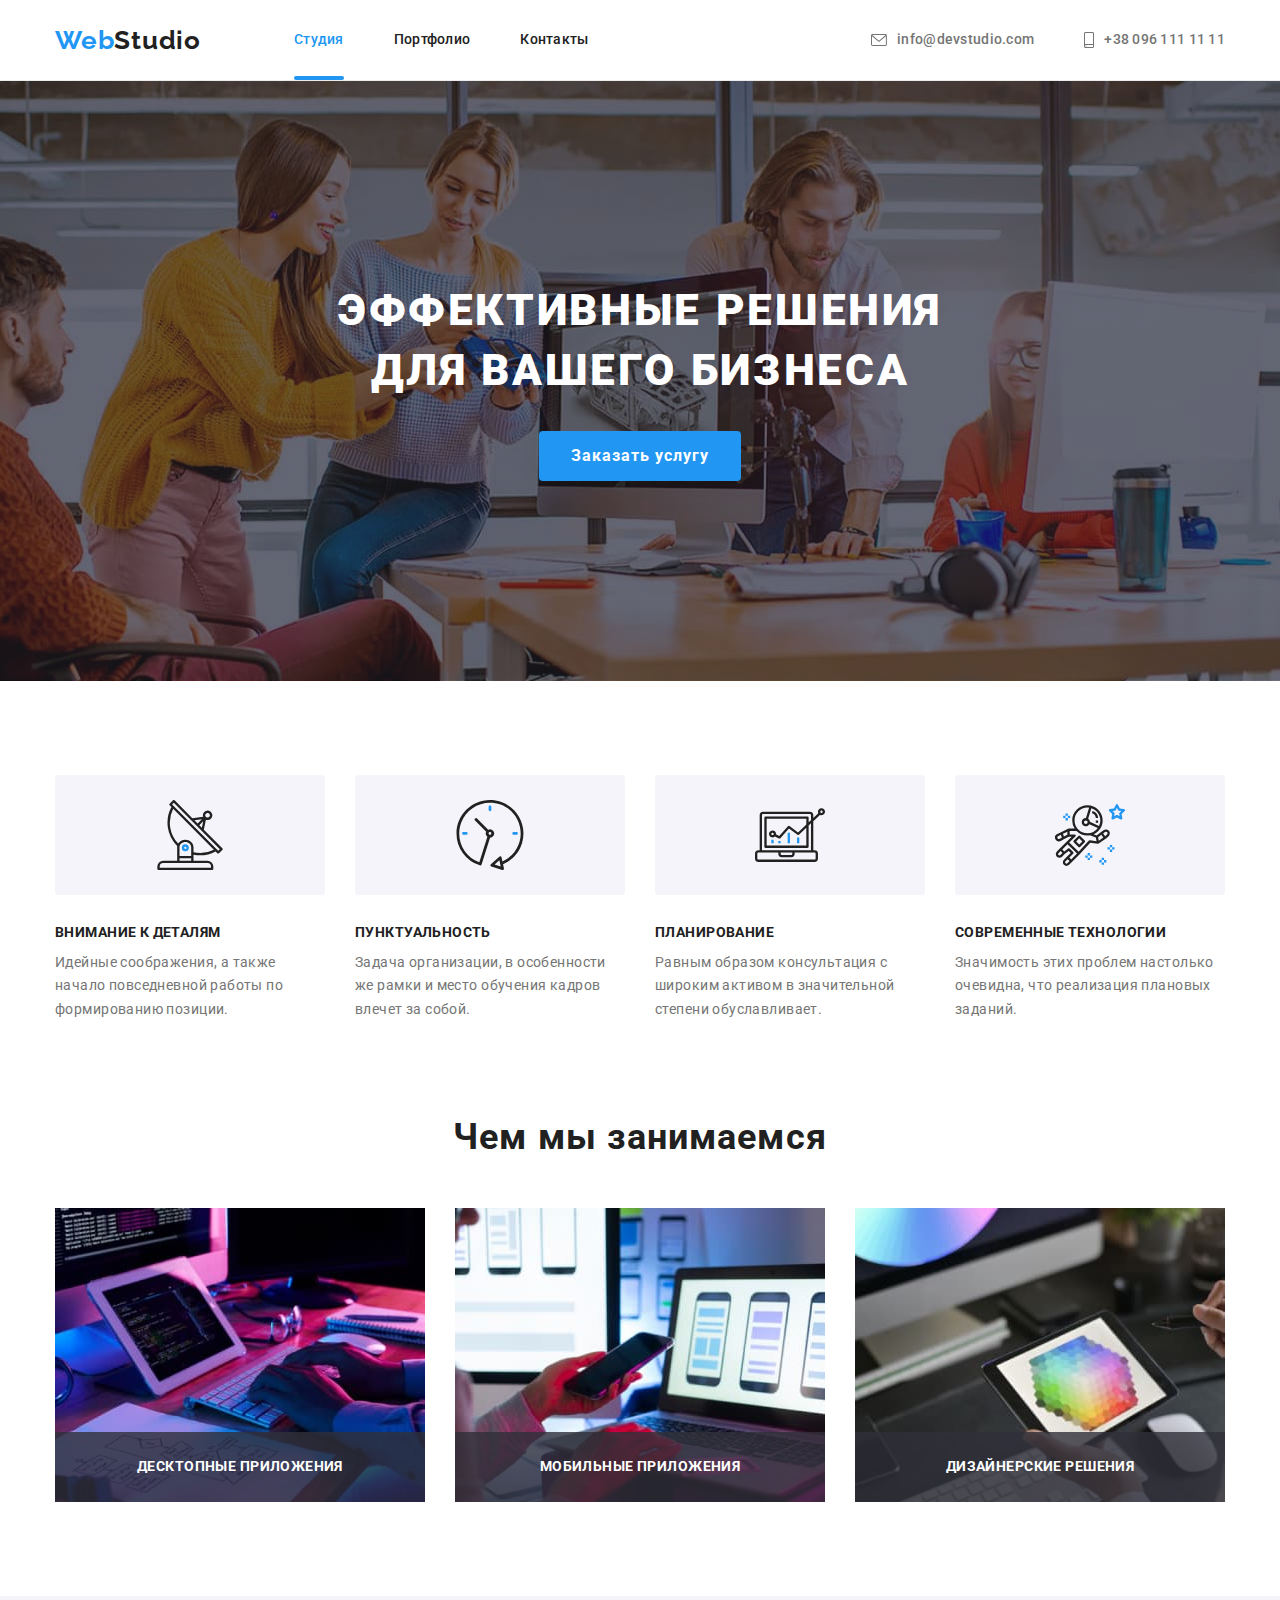
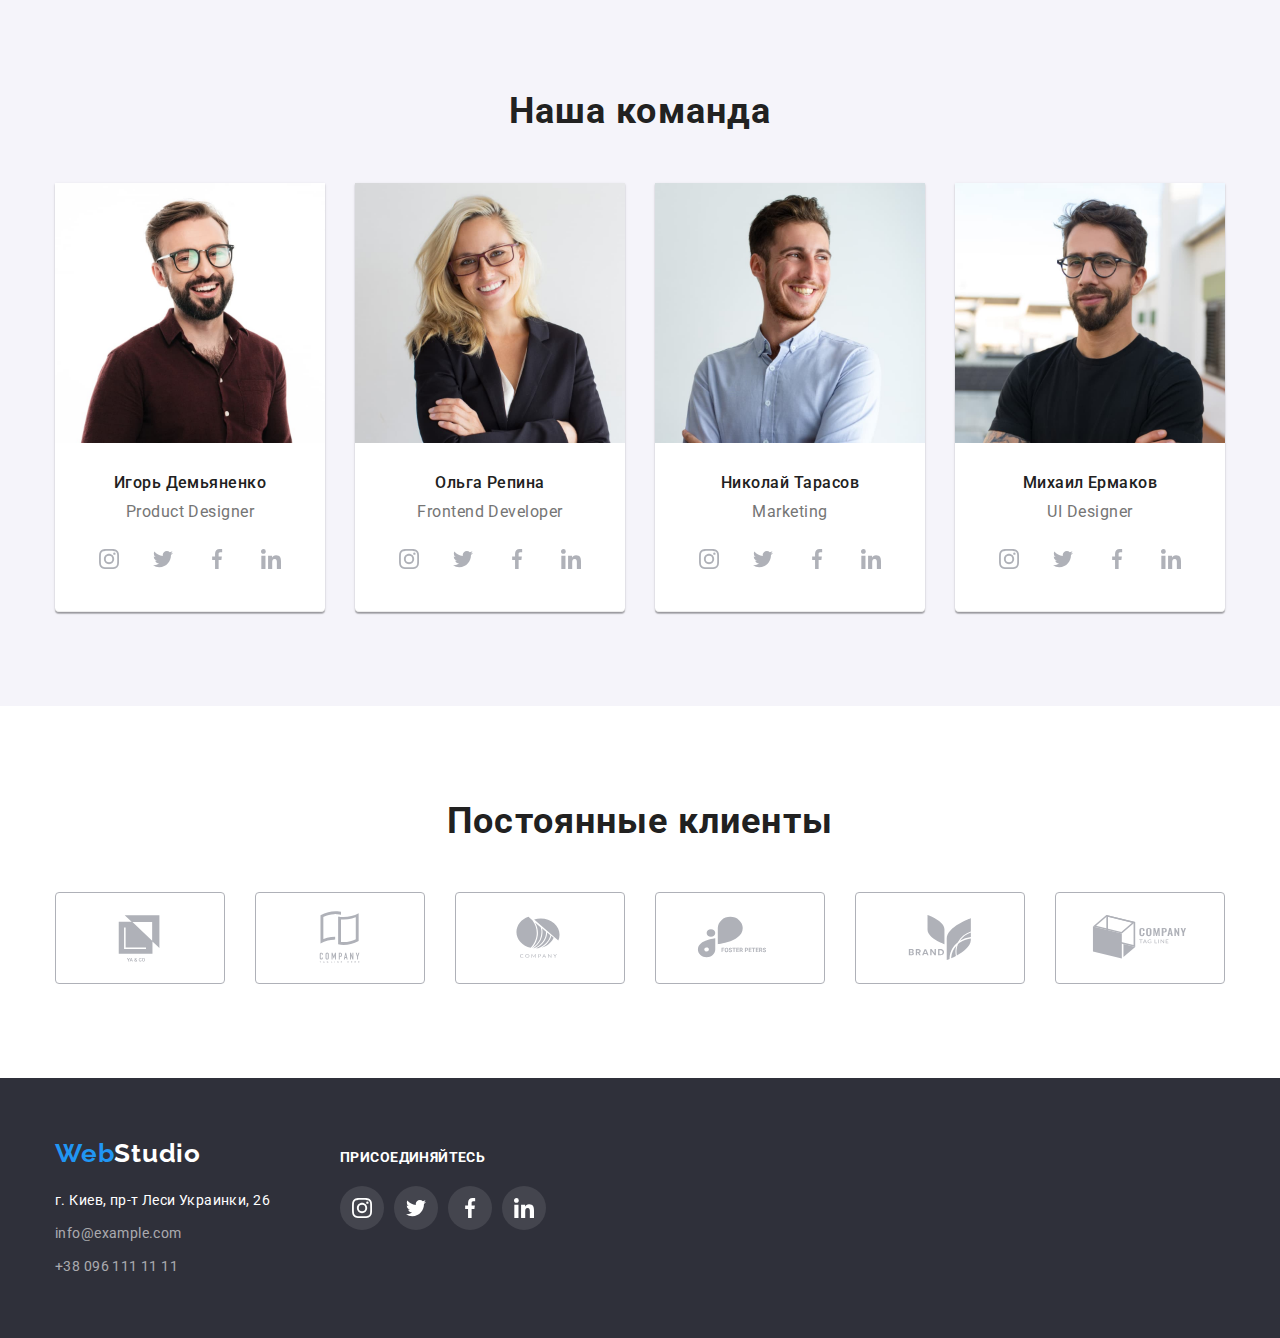
<file: index.html>
<!DOCTYPE html>
<html lang="ru">
	<head>
		<meta charset="UTF-8">
		<meta http-equiv="X-UA-Compatible" content="IE=edge">
		<meta name="viewport" content="width=device-width, initial-scale=1.0">
		<title>Web Studio</title>
		<link rel="preconnect" href="https://fonts.googleapis.com">
		<link rel="preconnect" href="https://fonts.gstatic.com" crossorigin>
		<link href="https://fonts.googleapis.com/css2?family=Raleway:wght@700&family=Roboto:wght@400;500;700;900&display=swap" rel="stylesheet">
		<link rel="stylesheet" href="https://cdn.jsdelivr.net/npm/modern-normalize@1.1.0/modern-normalize.min.css">
		<link rel="stylesheet" href="./css/styles.css" type="text/css">
	</head>

<body>
	<header class="page-header">
		<div class="container header-container">
			<a class="logo" href="./index.html" lang="en">Web<span class="logo-header">Studio</span></a>
		<nav>
			<ul class="navigation-list list">
					<li class="navigation-item"><a class="item-current" href="./index.html">Студия</a></li>
					<li class="navigation-item"><a class="item" href="./portfolio.html">Портфолио</a></li>
					<li class="navigation-item"><a class="item" href="">Контакты</a></li>
			</ul>
		</nav>
			<ul class="contact-group list">
				<li class="contact"><a class="contacts" href="mailto:info@devstudio.com">
					<svg class="contact-icon" width="16" height="12"> 
						<use href="./images/icons.svg#icon-envelope"></use>
					</svg>
					info@devstudio.com</a></li>
				<li class="contact"><a class="contacts" href="tel:+380961111111">
					<svg class="contact-icon" width="10" height="16">
						<use href="./images/icons.svg#icon-smartphone"></use>
					</svg>
					+38 096 111 11 11</a></li>
			</ul>
		</div>
	</header>

<main>
	<!-- Section - Hero -->
	<section class="hero">
		<div class="container hero-container">
		<h1 class="hero-title">Эффективные решения<br> для вашего бизнеса</h1>
			<button class="btn-hero" type="button" data-modal-open>Заказать услугу</button>
		</div>
	<!-- Modal window -->
		<div class="backdrop is-hidden" data-modal>
			<div class="modal">
				<img class="image-thanks" src="./images/thank-you.jpg" alt="thank-for-ordering" width="200"	height="200">
				<button class="modal-btn" type="button" data-modal-close>
					<svg class="btn-close" width="18" height="18">
						<use href="./images/icons.svg#icon-close"></use>
					</svg>
				</button>
			</div>
		</div>
	</section>

	<!-- Section - Advantages -->
	<section class="section">
		<div class="container">
		<h2 class="visually-hidden">Наши приемущества</h2>
		<ul class="list advantage">
					<li class="advantage-item">
						<div class="list-icon">
							<svg class="advantage-icon" width="70" height="70">
								<use href="./images/icons.svg#icon-antenna"></use>
							</svg>
						</div>
						<h3 class="advantage-title">Внимание к деталям</h3>
						<p class="advantage-text">Идейные соображения, а также начало повседневной работы по формированию позиции.</p>
					</li>
					<li class="advantage-item">
						<div class="list-icon">
							<svg class="advantage-icon" width="70" height="70">
								<use href="./images/icons.svg#icon-clock"></use>
							</svg>
						</div>
						<h3 class="advantage-title">Пунктуальность</h3>
						<p class="advantage-text">Задача организации, в особенности же рамки и место обучения кадров влечет за собой.</p>
					</li>
					<li class="advantage-item">
						<div class="list-icon">
							<svg class="advantage-icon" width="70" height="70">
								<use href="./images/icons.svg#icon-diagram"></use>
							</svg>
						</div>
						<h3 class="advantage-title">Планирование</h3>
						<p class="advantage-text">Равным образом консультация с широким активом в значительной степени обуславливает.</p>
					</li>
					<li class="advantage-item">
						<div class="list-icon">
							<svg class="advantage-icon" width="70" height="70">
								<use href="./images/icons.svg#icon-astronaut"></use>
							</svg>
						</div>
						<h3 class="advantage-title">Современные технологии</h3>
						<p class="advantage-text">Значимость этих проблем настолько очевидна, что реализация плановых заданий.</p>
					</li>
			</ul>
		</div>
	</section>	

	<!-- Section - Activities -->
	<section class="section activities">
		<div class="container">
		<h2 class="section-title">Чем мы занимаемся</h2>
			<ul class="list images">
				<li class="image-activity">
					<img src="./images/marking-up.jpg" alt="marking-up-web-pages" width="370" height="294" />
					<p class="activity-name">Десктопные приложения</p>
				</li>
				<li class="image-activity">
					<img src="./images/ui-ux.jpg" alt="ui-ux-design" width="370" height="294" />
					<p class="activity-name">Мобильные приложения</p>
				</li>
				<li class="image-activity">
					<img src="./images/color-matching.jpg" alt="color-matching-for-web-design" width="370" height="294" />
					<p class="activity-name">Дизайнерские решения</p>
				</li>
			</ul>
		</div>
	</section>
	
	<!-- Section - Team -->
	<section class="section team">
		<div class="container">
		<h2  class="section-title">Наша команда</h2>
			<ul class="list team-list">
				<li class="team-block">
					<img 
						src="./images/team/img-1.jpg" 
						alt="Ihor-Demianenko" 
						width="270" 
						height="260"/>				
				<div class="character">
				<h3 class="teammate">Игорь Демьяненко</h3>
					<p class="team-paragraph" lang="en">Product Designer</p>
					<ul class="social-icons">
						<li class="social-item">
							<a class="social-link" href="" aria-label="Instagram-logo">
							<svg class="social-icon" width="20" height="20">
								<use href="./images/icons.svg#icon-instagram"></use>
							</svg>
						</a></li>
						<li class="social-item">
							<a class="social-link" href="" aria-label="Twitter-logo">
								<svg class="social-icon" width="20" height="20">
								<use href="./images/icons.svg#icon-twitter"></use>
								</svg>
							</a></li>
						<li class="social-item">
							<a class="social-link" href="" aria-label="Facebook-logo">
								<svg class="social-icon" width="20" height="20">
								<use href="./images/icons.svg#icon-facebook"></use>
								</svg>
							</a></li>
						<li class="social-item">
							<a class="social-link" href="" aria-label="LinkedIn-logo">
								<svg class="social-icon" width="20" height="20">
								<use href="./images/icons.svg#icon-linkedin"></use>
								</svg>
							</a></li>
					</ul>
				</div>
				</li>
				<li class="team-block">
					<img 
						src="./images/team/img-2.jpg" 
						alt="Olha-Repina" 
						width="270" 
						height="260"/>				
				<div class="character">
				<h3 class="teammate">Ольга Репина</h3>
					<p class="team-paragraph" lang="en">Frontend Developer</p>
					<ul class="social-icons">
						<li class="social-item">
							<a class="social-link" href="" aria-label="Instagram-logo">
								<svg class="social-icon" width="20" height="20">
									<use href="./images/icons.svg#icon-instagram"></use>
								</svg>
							</a></li>
						<li class="social-item">
							<a class="social-link" href="" aria-label="Twitter-logo">
								<svg class="social-icon" width="20" height="20">
									<use href="./images/icons.svg#icon-twitter"></use>
								</svg>
							</a></li>
						<li class="social-item">
							<a class="social-link" href="" aria-label="Facebook-logo">
								<svg class="social-icon" width="20" height="20">
									<use href="./images/icons.svg#icon-facebook"></use>
								</svg>
							</a></li>
						<li class="social-item">
							<a class="social-link" href="" aria-label="LinkedIn-logo">
								<svg class="social-icon" width="20" height="20">
									<use href="./images/icons.svg#icon-linkedin"></use>
								</svg>
							</a></li>
					</ul>
				</div>					
				</li>
				<li class="team-block">
					<img 
						src="./images/team/img-3.jpg" 
						alt="Nikolai-Tarasov" 
						width="270" 
						height="260"/>				
				<div class="character">
				<h3 class="teammate">Николай Тарасов</h3>
					<p class="team-paragraph" lang="en">Marketing</p>
					<ul class="social-icons">
						<li class="social-item">
							<a class="social-link" href="" aria-label="Instagram-logo">
								<svg class="social-icon" width="20" height="20">
									<use href="./images/icons.svg#icon-instagram"></use>
								</svg>
							</a></li>
						<li class="social-item">
							<a class="social-link" href="" aria-label="Twitter-logo">
								<svg class="social-icon" width="20" height="20">
									<use href="./images/icons.svg#icon-twitter"></use>
								</svg>
							</a></li>
						<li class="social-item">
							<a class="social-link" href="" aria-label="Facebook-logo">
								<svg class="social-icon" width="20" height="20">
									<use href="./images/icons.svg#icon-facebook"></use>
								</svg>
							</a></li>
						<li class="social-item">
							<a class="social-link" href="" aria-label="LinkedIn-logo">
								<svg class="social-icon" width="20" height="20">
									<use href="./images/icons.svg#icon-linkedin"></use>
								</svg>
							</a></li>
					</ul>
				</div>
				</li>
				<li class="team-block">
					<img 
						src="./images/team/img-4.jpg" 
						alt="Mihail-Ermakov" 
						width="270" 
						height="260"/>				
				<div class="character">
				<h3 class="teammate">Михаил Ермаков</h3>
					<p class="team-paragraph" lang="en">UI Designer</p>
					<ul class="social-icons">
						<li class="social-item">
							<a class="social-link" href="" aria-label="Instagram-logo">
								<svg class="social-icon" width="20" height="20">
									<use href="./images/icons.svg#icon-instagram"></use>
								</svg>
							</a></li>
						<li class="social-item">
							<a class="social-link" href="" aria-label="Twitter-logo">
								<svg class="social-icon" width="20" height="20">
									<use href="./images/icons.svg#icon-twitter"></use>
								</svg>
							</a></li>
						<li class="social-item">
							<a class="social-link" href="" aria-label="Facebook-logo">
								<svg class="social-icon" width="20" height="20">
									<use href="./images/icons.svg#icon-facebook"></use>
								</svg>
							</a></li>
						<li class="social-item">
							<a class="social-link" href="" aria-label="LinkedIn-logo">
								<svg class="social-icon" width="20" height="20">
									<use href="./images/icons.svg#icon-linkedin"></use>
								</svg>
							</a></li>
					</ul>
				</div>
				</li>
			</ul>
		</div>
	</section>

	<!-- Section - Clients -->
<section class="section clients">
<div class="container">
		<h2 class="client-header">Постоянные клиенты</h2>
			<ul class="list clients-list">
				<li class="client-item">
					<a class="client-link" href="" aria-label="list-of-permanent-clients">
						<svg class="client-icon" width="106" height="60">
							<use href="./images/icons.svg#icon-logo-first"></use>
						</svg>
					</a>
				</li>
				<li class="client-item">
					<a class="client-link" href="" aria-label="list-of-permanent-clients">
						<svg class="client-icon" width="106" height="60">
							<use href="./images/icons.svg#icon-logo-second"></use>
						</svg>
					</a>
				</li>
				<li class="client-item">
					<a class="client-link" href="" aria-label="list-of-permanent-clients">
						<svg class="client-icon" width="106" height="60">
							<use href="./images/icons.svg#icon-logo-third"></use>
						</svg>
					</a>
				</li>
				<li class="client-item">
					<a class="client-link" href="" aria-label="list-of-permanent-clients">
						<svg class="client-icon" width="106" height="60">
							<use href="./images/icons.svg#icon-logo-fourth"></use>
						</svg>
					</a>
				</li>
				<li class="client-item">
					<a class="client-link" href="" aria-label="list-of-permanent-clients">
						<svg class="client-icon" width="106" height="60">
							<use href="./images/icons.svg#icon-logo-fifth"></use>
						</svg>
					</a>
				</li>
				<li class="client-item">
					<a class="client-link" href="" aria-label="list-of-permanent-clients">
						<svg class="client-icon" width="106" height="60">
							<use href="./images/icons.svg#icon-logo-sixth"></use>
						</svg>
					</a>
				</li>
			</ul>
</div>
</section>
</main>

<!-- Footer -->
<footer class="footer">
	<div class="container footer-container">
<div class="footer-left">
		<a class="logo-footer" href="./index.html" lang="en">Web<span class="logo-white">Studio</span></a>
		<address class="address">
			<ul class="list">
				<li class="link-address">
					<a class="footer-address" href="https://goo.gl/maps/NUQyk9xULY4GFTw99" target="_blank"
						rel="noopener noreferrer">г. Киев, пр-т Леси
						Украинки, 26</a>
				</li>
				<li class="footer-contacts">
					<a class="footer-link" href="mailto:info@devstudio.com">info@example.com</a>
				</li>
				<li class="footer-contacts">
					<a class="footer-link" href="tel:+380961111111">+38 096 111 11 11</a>
				</li>
			</ul>
		</address>
</div>
<div class="follow-us">
	<h3 class="follow-header">присоединяйтесь</h3>
					<ul class="social-icons">
						<li class="follow-item">
							<a class="follow-link" href="" aria-label="Instagram-logo">
								<svg class="follow-icon" width="20" height="20">
									<use href="./images/icons.svg#icon-instagram"></use>
								</svg>
							</a></li>
						<li class="follow-item">
							<a class="follow-link" href="" aria-label="Twitter-logo">
								<svg class="follow-icon" width="20" height="20">
									<use href="./images/icons.svg#icon-twitter"></use>
								</svg>
							</a></li>
						<li class="follow-item">
							<a class="follow-link" href="" aria-label="Facebook-logo">
								<svg class="follow-icon" width="20" height="20">
									<use href="./images/icons.svg#icon-facebook"></use>
								</svg>
							</a></li>
						<li class="follow-item">
							<a class="follow-link" href="" aria-label="LinkedIn-logo">
								<svg class="follow-icon" width="20" height="20">
									<use href="./images/icons.svg#icon-linkedin"></use>
								</svg>
							</a></li>
					</ul>
</div>
	</div>
</footer>

<!-- Script -->
<script src="./js/modal.js"></script>

</body>
</html>
</file>
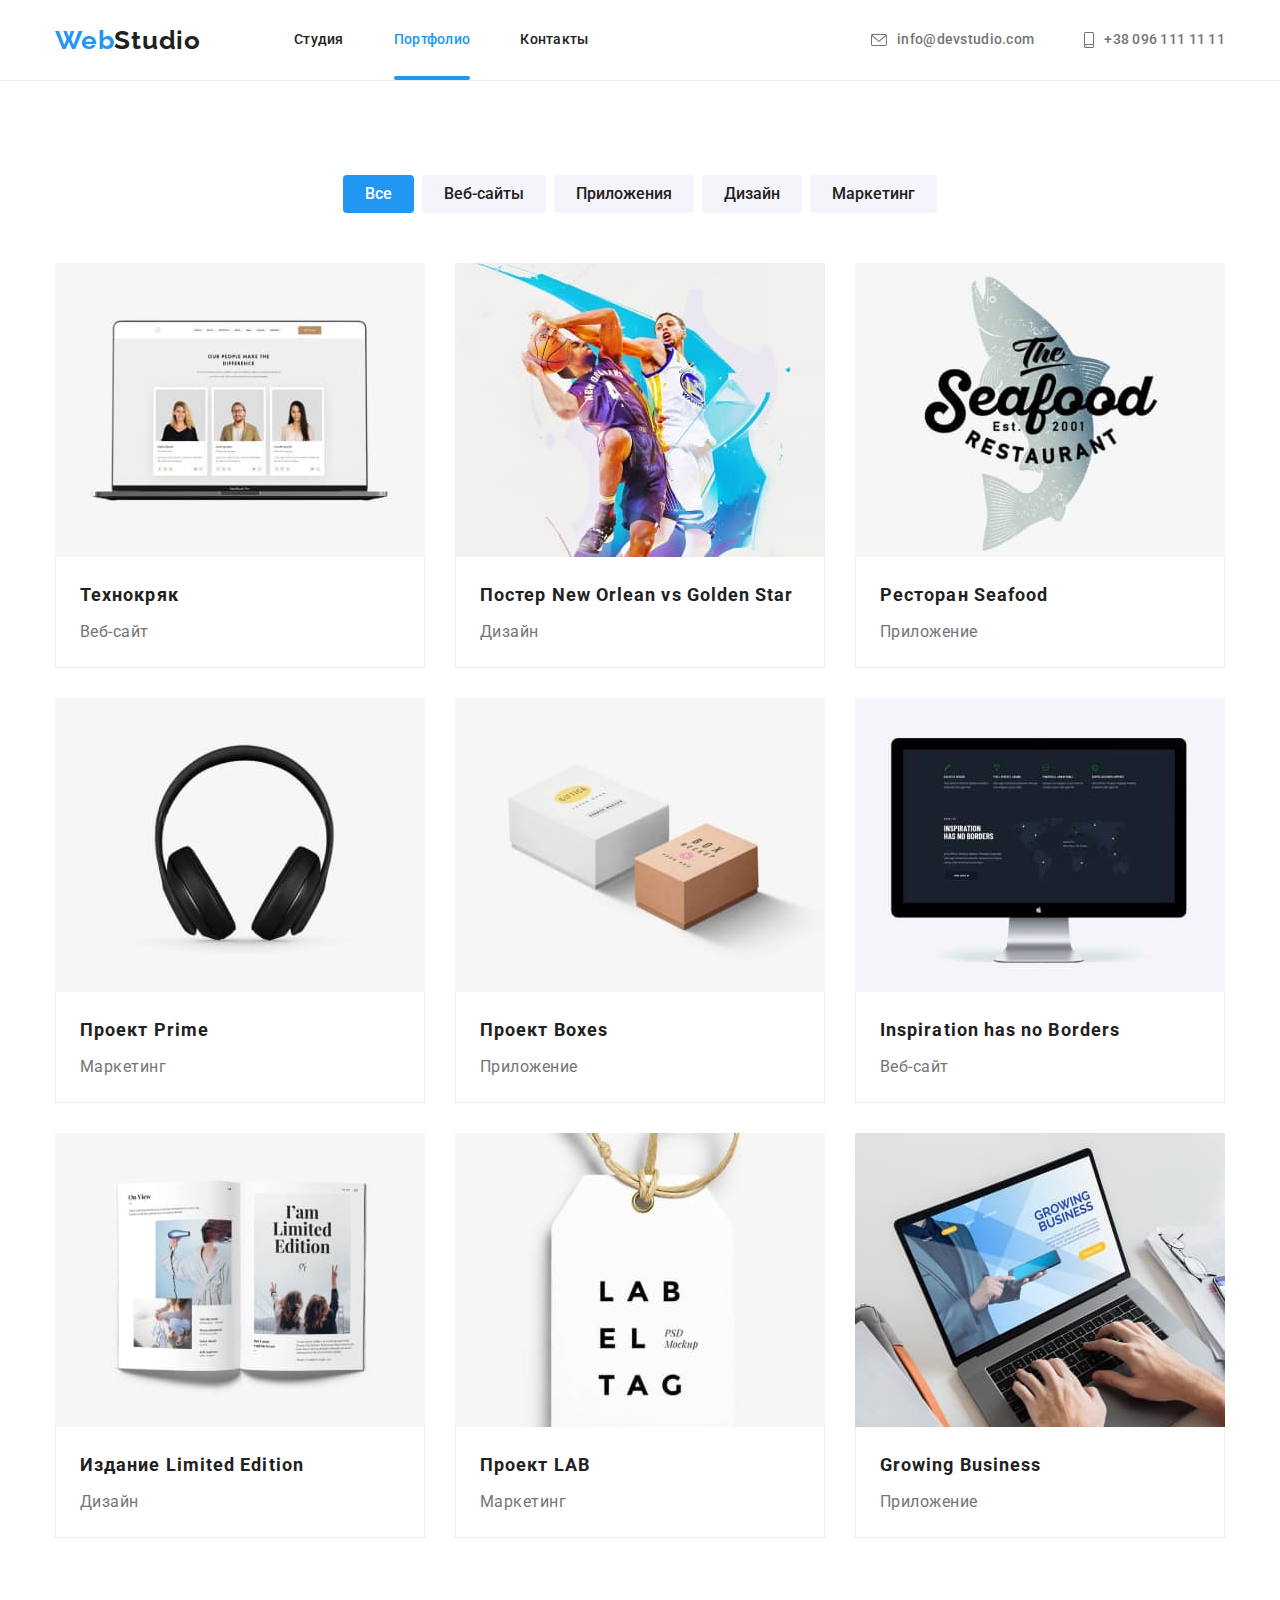
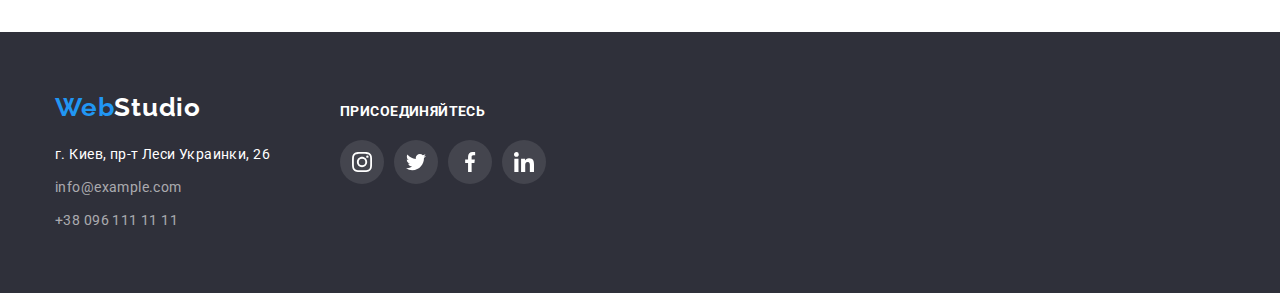
<file: portfolio.html>
<!DOCTYPE html>
<html lang="ru">
  <head>
    <meta charset="UTF-8">
    <meta http-equiv="X-UA-Compatible" content="IE=edge">
    <meta name="viewport" content="width=device-width, initial-scale=1.0">
    <title>Web Studio</title>
    <link rel="preconnect" href="https://fonts.googleapis.com">
    <link rel="preconnect" href="https://fonts.gstatic.com" crossorigin>
    <link href="https://fonts.googleapis.com/css2?family=Raleway:wght@700&family=Roboto:wght@400;500;700;900&display=swap" rel="stylesheet">
    <link rel="stylesheet" href="https://cdn.jsdelivr.net/npm/modern-normalize@1.1.0/modern-normalize.min.css">
    <link rel="stylesheet" href="./css/styles.css" type="text/css">
  </head>

<body>
  <header class="page-header">
    <div class="container header-container">
      <a class="logo" href="./index.html" lang="en">Web<span class="logo-header">Studio</span></a>
      <nav>
      <ul class="navigation-list list">
          <li class="navigation-item"><a class="item" href="./index.html">Студия</a></li>
          <li class="navigation-item"><a class="item-current" href="./portfolio.html">Портфолио</a></li>
          <li class="navigation-item"><a class="item" href="">Контакты</a></li>
      </ul>
    </nav>
      <ul class="contact-group list">
        <li class="contact"><a class="contacts" href="mailto:info@devstudio.com">
            <svg class="contact-icon" width="16" height="12">
              <use href="./images/icons.svg#icon-envelope"></use>
            </svg>
            info@devstudio.com</a></li>
        <li class="contact"><a class="contacts" href="tel:+380961111111">
            <svg class="contact-icon" width="10" height="16">
              <use href="./images/icons.svg#icon-smartphone"></use>
            </svg>
            +38 096 111 11 11</a></li>
      </ul>
  </div>
  </header>

<main>
  <!-- Section - Filters -->
  <section class="section">
    <div class="container">
    <h1 class="visually-hidden">Portfolio</h1>
        <ul class="btn-filters">
            <li class="btn-item">
              <button class="btn active" type="button">Все</button>
            </li>
            <li class="btn-item">
              <button class="btn" type="button">Веб-сайты</button>
            </li>
            <li class="btn-item">
              <button class="btn" type="button">Приложения</button>
            </li>
            <li class="btn-item">
              <button class="btn" type="button">Дизайн</button>
            </li>
            <li class="btn-item">
              <button class="btn" type="button">Маркетинг</button>
            </li>
        </ul>

<!-- Section - Cards -->
  <ul class="cards-list">
    <li class="projects-list">
      <a class="link-filter" href="">
        <div class="card-thumb">
          <img src="./images/portfolio/web-site-1.jpg" alt="web-site-techno" width="370" height="294">
          <div class="card-overlay">
            <p class="text-overlay">
              Ресурс предлагает комплексные предложения с разным уровнем функционала и сервисов. Все это позволит посетителю получить исчерпывающие сведения о компании или частном лице.
            </p>
          </div>
        </div>
      <div class="cards">
        <h2 class="project-title">Технокряк</h2>
        <p class="project-paragraph">Веб-сайт</p>
      </div>
    </a>
    </li>

    <li class="projects-list">
      <a class="link-filter" href="">
        <div class="card-thumb">
          <img src="./images/portfolio/design-1.jpg" alt="poster" width="370" height="294">
          <div class="card-overlay">
            <p class="text-overlay">
              Ресурс предлагает комплексные предложения с разным уровнем функционала и сервисов. Все это позволит посетителю получить исчерпывающие сведения о компании или частном лице.
            </p>
          </div>
        </div>
        <div class="cards">
          <h2 class="project-title">Постер New Orlean vs Golden Star</h2>
          <p class="project-paragraph">Дизайн</p>
        </div>
      </a>
    </li>

    <li class="projects-list">
      <a class="link-filter" href="">
        <div class="card-thumb">
          <img src="./images/portfolio/app-seafood.jpg" alt="app-seafood" width="370" height="294">
          <div class="card-overlay">
            <p class="text-overlay">
              Ресурс предлагает комплексные предложения с разным уровнем функционала и сервисов. Все это позволит посетителю получить исчерпывающие сведения о компании или частном лице.
            </p>
          </div>
        </div>
        <div class="cards">
          <h2 class="project-title">Ресторан Seafood</h2>
          <p class="project-paragraph">Приложение</p>
        </div>
      </a>
    </li>

    <li class="projects-list">
      <a class="link-filter" href="">
        <div class="card-thumb">
          <img src="./images/portfolio/marketing.jpg" alt="project-prime" width="370" height="294">
          <div class="card-overlay">
            <p class="text-overlay">
              Ресурс предлагает комплексные предложения с разным уровнем функционала и сервисов. Все это позволит посетителю
              получить исчерпывающие сведения о компании или частном лице.
            </p>
          </div>
        </div>
        <div class="cards">
          <h2 class="project-title">Проект Prime</h2>
          <p class="project-paragraph">Маркетинг</p>
        </div>
      </a>
    </li>

    <li class="projects-list">
      <a class="link-filter" href="">
        <div class="card-thumb">
          <img src="./images/portfolio/app-boxes.jpg" alt="app-boxes" width="370" height="294">
          <div class="card-overlay">
            <p class="text-overlay">
              Ресурс предлагает комплексные предложения с разным уровнем функционала и сервисов. Все это позволит посетителю
              получить исчерпывающие сведения о компании или частном лице.
            </p>
          </div>
        </div>
        <div class="cards">
          <h2 class="project-title">Проект Boxes</h2>
          <p class="project-paragraph">Приложение</p>
        </div>
      </a>
    </li>

    <li class="projects-list">
      <a class="link-filter" href="">
        <div class="card-thumb">
          <img src="./images/portfolio/web-site-2.jpg" alt="web-site-inspiration" width="370" height="294">
          <div class="card-overlay">
            <p class="text-overlay">
              Ресурс предлагает комплексные предложения с разным уровнем функционала и сервисов. Все это позволит посетителю
              получить исчерпывающие сведения о компании или частном лице.
            </p>
          </div>
        </div>
        <div class="cards">
          <h2 class="project-title">Inspiration has no Borders</h2>
          <p class="project-paragraph">Веб-сайт</p>
        </div>
      </a>
    </li>

    <li class="projects-list">
      <a class="link-filter" href="">
        <div class="card-thumb">
          <img src="./images/portfolio/design-2.jpg" alt="design-edition" width="370" height="294">
          <div class="card-overlay">
            <p class="text-overlay">
              Ресурс предлагает комплексные предложения с разным уровнем функционала и сервисов. Все это позволит посетителю
              получить исчерпывающие сведения о компании или частном лице.
            </p>
          </div>
        </div>
        <div class="cards">
          <h2 class="project-title">Издание Limited Edition</h2>
          <p class="project-paragraph">Дизайн</p>
        </div>
      </a>
    </li>

    <li class="projects-list">
      <a class="link-filter" href="">
        <div class="card-thumb">
          <img src="./images/portfolio/marketing-lab.jpg" alt="project-lab" width="370" height="294">
          <div class="card-overlay">
            <p class="text-overlay">
              Ресурс предлагает комплексные предложения с разным уровнем функционала и сервисов. Все это позволит посетителю
              получить исчерпывающие сведения о компании или частном лице.
            </p>
          </div>
        </div>
        <div class="cards">
          <h2 class="project-title">Проект LAB</h2>
          <p class="project-paragraph">Маркетинг</p>
        </div>
      </a>
    </li>

    <li class="projects-list">
      <a class="link-filter" href="">
        <div class="card-thumb">
          <img src="./images/portfolio/app-gb.jpg" alt="app-gb" width="370" height="294">
          <div class="card-overlay">
            <p class="text-overlay">
              Ресурс предлагает комплексные предложения с разным уровнем функционала и сервисов. Все это позволит посетителю
              получить исчерпывающие сведения о компании или частном лице.
            </p>
          </div>
        </div>
        <div class="cards">
          <h2 class="project-title">Growing Business</h2>
          <p class="project-paragraph">Приложение</p>
        </div>
      </a>
    </li>
  </ul>
  </div>
</section>
</main>

<!-- Footer -->
<footer class="footer">
  <div class="container footer-container">
    <div class="footer-left">
      <a class="logo-footer" href="./index.html" lang="en">Web<span class="logo-white">Studio</span></a>
      <address class="address">
        <ul class="list">
          <li class="link-address">
            <a class="footer-address" href="https://goo.gl/maps/NUQyk9xULY4GFTw99" target="_blank"
              rel="noopener noreferrer">г. Киев, пр-т Леси
              Украинки, 26</a>
          </li>
          <li class="footer-contacts">
            <a class="footer-link" href="mailto:info@devstudio.com">info@example.com</a>
          </li>
          <li class="footer-contacts">
            <a class="footer-link" href="tel:+380961111111">+38 096 111 11 11</a>
          </li>
        </ul>
      </address>
    </div>
    <div class="follow-us">
      <h3 class="follow-header">присоединяйтесь</h3>
          <ul class="social-icons">
            <li class="follow-item">
              <a class="follow-link" href="" aria-label="Instagram-logo">
                <svg class="follow-icon" width="20" height="20">
                  <use href="./images/icons.svg#icon-instagram"></use>
                </svg>
              </a>
            </li>
            <li class="follow-item">
              <a class="follow-link" href="" aria-label="Twitter-logo">
                <svg class="follow-icon" width="20" height="20">
                  <use href="./images/icons.svg#icon-twitter"></use>
                </svg>
              </a>
            </li>
            <li class="follow-item">
              <a class="follow-link" href="" aria-label="Facebook-logo">
                <svg class="follow-icon" width="20" height="20">
                  <use href="./images/icons.svg#icon-facebook"></use>
                </svg>
              </a>
            </li>
            <li class="follow-item">
              <a class="follow-link" href="" aria-label="LinkedIn-logo">
                <svg class="follow-icon" width="20" height="20">
                  <use href="./images/icons.svg#icon-linkedin"></use>
                </svg>
              </a>
            </li>
          </ul>
    </div>
  </div>
</footer>
</body>
</html>
</file>
<file: css/styles.css>
:root {
  --basic-color: #FFFFFF;
  --main-text-color: #212121;
  --secondary-text-color: #757575;
  --accent-color: #2196F3;
  --accent-color-alfa: rgba(33, 150, 243, 0.9);
  --bg-color-dark: #2F303A;
  --bg-color-light: #F5F4FA;
  --border-color: #ECECEC;
  --social-icons-color: #AFB1B8;
  --cards-list-gap: 30px;
  --nav-margin-right: 50px;
  --default-margin-bottom: 50px;
  --margin-right: 30px;
  --padding-top: 94px;
  --padding-bottom: 94px;
}

body {
  color: var(--main-text-color);
  background-color: var(--basic-color);
  font-family: "Roboto", sans-serif;
  font-size: 14px;
}

.container {
  width: 1200px;
  margin-left: auto;
  margin-right: auto;
  padding-left: 15px;
  padding-right: 15px;
}

h1, 
h2, 
h3,
h4,
h5,
h6, 
p, 
ul {
  margin: 0;
  padding: 0;
  list-style: none;
}

img {
  display: block;
  max-width: 100%;
  height: auto;
}

.logo{
  color: var(--accent-color);
  font-family: "Raleway", sans-serif;
  font-weight: 700;
  font-size: 26px;
  line-height: 1.19;
  letter-spacing: 0.03em;
  text-decoration: none;
  margin-right: 93px;
}

.page-header {
  /* position: fixed;
  top: 0;
  left: 0;
  width: 100vw;
  z-index: 100;
  background-color: var(--basic-color); */

  border-bottom: 1px solid var(--border-color);
  }

.logo-header{
  color: var(--main-text-color);
}

.list {
  list-style: none;
  padding: 0;
  margin: 0;
}

.header-container {
  display: flex;
  align-items: center;
}

.navigation-list {
  display: flex;
  align-items: center;
}

.navigation-item {
  position: relative;
  margin-right: var(--nav-margin-right);
}

.navigation-item:last-child {
  margin-right: 0;
}

.item-current::after {
  position: absolute;
  display: block;
  content: '';
  bottom: 0;
  left: 0;
  width: 100%;
  height: 4px;
  background-color: var(--accent-color);
  border-radius: 2px;
}

.item::after {
  position: absolute;
  content: '';
  display: block;
  width: 100%;
  height: 4px;
  bottom: 0;
  left: 0;
  background-color: var(--accent-color);
  border-radius: 2px;
  
  transform: scaleX(0);
  transition: transform 250ms cubic-bezier(0.4, 0, 0.2, 1);
}

.item:hover::after {
  transform: scaleX(1);
}

.contact-group {
  display: flex;
  margin-left: auto;
}

.contact {
  margin-right: var(--nav-margin-right);
}

.contact:last-child {
  margin-right: 0;
}

.list .item {
  color: var(--main-text-color);
  font-weight: 500;
  line-height: 1.14;
  letter-spacing: 0.02em;
  text-decoration: none;
  display: block;
  padding-top: 32px;
  padding-bottom: 32px;

  transition: color 250ms cubic-bezier(0.4, 0, 0.2, 1);
}

.list .item-current {
  color: var(--accent-color);
  font-weight: 500;
  line-height: 1.14;
  letter-spacing: 0.02em;
  text-decoration: none;
  display: block;
  padding-top: 32px;
  padding-bottom: 32px;
}

.list .item:hover,
.list .item:focus {
  color: var(--accent-color);
}

.contacts {
  display: flex;
  justify-content: center;
  align-items: center;
  color: var(--secondary-text-color);
  font-weight: 500;
  line-height: 1.14;
  letter-spacing: 0.02em;
  text-decoration: none;
  padding-top: 32px;
  padding-bottom: 32px;

  transition: color 250ms cubic-bezier(0.4, 0, 0.2, 1);
}

.contacts:hover,
.contacts:focus {
  color: var(--accent-color);
}

.contact-icon {
  fill: var(--secondary-text-color);
  margin-right: 10px;
}

.contacts:hover .contact-icon,
.contacts:focus .contact-icon {
  fill: var(--accent-color);
}

.section.hero{
  background-color: var(--bg-color-dark);
}

.hero {
  max-width: 1600px;
  margin-left: auto;
  margin-right: auto;
  background-image: linear-gradient(to right, rgba(47, 48, 58, 0.4),rgba(47, 48, 58, 0.4)), url(../images/background/background.jpg);
  background-size: cover;
  background-repeat: no-repeat;
  background-position: center;
  padding-top: 200px;
  padding-bottom: 200px;
}

.section {
  padding-top: var(--padding-top);
  padding-bottom: var(--padding-bottom);
}

.hero-title {
  color: var(--basic-color);
  font-weight: 900;
  font-size: 44px;
  line-height: 1.36;
  text-align: center;
  letter-spacing: 0.06em;
  text-transform: uppercase;
  margin-top: 0;
  margin-bottom: 30px;
}

.btn-hero{
  background-color: var(--accent-color);
  color: var(--basic-color);
  min-width: 200px;
  cursor: pointer;
  border-style: none;
  font-family: inherit;
  font-weight: 700;
  font-size: 16px;
  line-height: 1.87;
  display: flex;
  margin: auto;
  letter-spacing: 0.06em;
  border-radius: 4px;
  padding: 10px 32px;

  transition: background-color 250ms cubic-bezier(0.4, 0, 0.2, 1);
}

.btn-hero:hover {
  background-color: #188CE8;
}

.backdrop {
  position: fixed;
  top: 0;
  left: 0;
  background-color: rgba(47, 48, 58, 0.4);
  width: 100vw;
  height: 100vh;
  opacity: 1;
  transition: opacity 250ms cubic-bezier(0.4, 0, 0.2, 1);
  z-index: 10;
}

.backdrop.is-hidden {
  /* visibility: hidden; */
  opacity: 0;
  pointer-events: none;
}

.backdrop.is-hidden .modal {
  transform: translate(-50%, -50%) scale(0.5);
  opacity: 0;
}

.modal {
  position: absolute;
  top: 50%;
  left: 50%;
  background-color: var(--basic-color);
  width: 528px;
  height: 581px;
  box-shadow: 0px 1px 3px rgba(0, 0, 0, 0.12), 
  0px 1px 1px rgba(0, 0, 0, 0.14), 
  0px 2px 1px rgba(0, 0, 0, 0.2);
  border-radius: 4px;
  
  transform: translate(-50%, -50%) scale(1);
  transition: transform 250ms cubic-bezier(0.4, 0, 0.2, 1), opacity 250ms cubic-bezier(0.4, 0, 0.2, 1);
  opacity: 1;
}

.image-thanks {
  position: absolute;
  top: 50%;
  left: 50%;
  transform: translate(-50%, -50%);
}

.modal-btn {
  position: absolute;
  top: 8px;
  right: 8px;
  background-color: transparent;
  border: 1px solid rgba(0, 0, 0, 0.1);
  border-radius: 50%;
  padding: 6px;
  cursor: pointer;
}

.btn-close {
  display: block;
  justify-content: center;
  align-items: center;
  fill: rgba(0, 0, 0, 1);
}

.btn-filters {
  display: flex;
  justify-content: center;
  list-style: none;
  margin-bottom: var(--default-margin-bottom);
}

.btn-item {
  margin-right: 8px;
}

.btn-item:last-child {
  margin-right: 0;
}

.btn {
background-color: var(--bg-color-light);
color: currentColor;
cursor: pointer;
font-family: inherit;
font-weight: 500;
font-size: 16px;
line-height: 1.62;
text-align: center;
border-style: none;
border-radius: 4px;
padding: 6px 22px;

transition: color 250ms cubic-bezier(0.4, 0, 0.2, 1), background-color 250ms cubic-bezier(0.4, 0, 0.2, 1), box-shadow 250ms cubic-bezier(0.4, 0, 0.2, 1);
}

.btn:hover,
.btn:focus {
  color: var(--basic-color);
  background-color: var(--accent-color);
  box-shadow: 0px 3px 1px rgba(0, 0, 0, 0.1), 
  0px 1px 2px rgba(0, 0, 0, 0.08), 
  0px 2px 2px rgba(0, 0, 0, 0.12);
}

.btn.active {
  color: var(--basic-color);
  background-color: var(--accent-color);
}

.btn-filter:hover,
.btn-filter:focus {
  color: var(--basic-color);
  background-color: var(--accent-color);
}

.cards-list {
  list-style: none;
  padding: 0;
  margin: 0;
  display: flex;
  flex-wrap: wrap;
  margin-left: calc(-1 * var(--cards-list-gap));
  margin-top: calc(-1 * var(--cards-list-gap));
}

.cards-list .projects-list {
  flex-basis: calc(100% / 3 - var(--cards-list-gap));
  margin-left: var(--cards-list-gap);
  margin-top: var(--cards-list-gap);
}

.link-filter {
  display: block;
  text-decoration: none;
  
  transition: box-shadow 250ms cubic-bezier(0.4, 0, 0.2, 1);
}

.link-filter:hover,
.link-filter:focus {
  box-shadow: 0px 1px 1px rgba(0, 0, 0, 0.12),
  0px 4px 4px rgba(0, 0, 0, 0.06),
  1px 4px 6px rgba(0, 0, 0, 0.16);
}

.cards {
  padding: 20px 24px;
  border-left: 1px solid #EEEEEE;
  border-right: 1px solid #EEEEEE;
  border-bottom: 1px solid #EEEEEE;
}

.card-thumb {
  position: relative;
  overflow: hidden;
}

.card-overlay {
  position: absolute;
  content: "";
  display: block;
  width: 100%;
  height: 100%;
  top: 0;
  left: 0;
  background-color: var(--accent-color-alfa);
  transform: translateY(100%);
  transition: transform 250ms cubic-bezier(0.4, 0, 0.2, 1);
}

.link-filter:hover .card-overlay,
.link-filter:focus .card-overlay {
  transform: translateY(0);
}

.text-overlay {
  font-size: 18px;
  line-height: 1.56;  
  letter-spacing: 0.03em;
  color: var(--basic-color);
  padding: 63px 24px;
}

.visually-hidden {
  position: absolute;
  white-space: nowrap;
  width: 1px;
  height: 1px;
  overflow: hidden;
  border: 0;
  padding: 0;
  clip: rect(0 0 0 0);
  clip-path: inset(50%);
  margin: -1px;
}

.advantage {
  display: flex;
}

.advantage-item {
  margin-right: 30px;
  max-width: 270px;
}
  
.advantage-item:last-child {
  margin-right: 0;
}

.list-icon {
  display: flex;
  justify-content: center;
  align-items: center;
  height: 120px;
  background-color: var(--bg-color-light);
  border-radius: 4px;
}

.advantage-title {
  font-size: 14px;
  font-weight: 700;
  line-height: 1.14;
  letter-spacing: 0.03em;
  text-transform: uppercase;
  margin-top: 30px;
  margin-bottom: 10px;
}

.activities {
  padding-top: 0;
}

.images {
  display: flex;
  justify-content: center;
}

.image-activity {
  position: relative;
  margin-right: 30px;
}

.image-activity:last-child {
  margin-right: 0;
}
  
.activity-name{
  position: absolute;
  content: "";
  display: flex;
  justify-content: center;
  align-items: center;
  width: 100%;
  height: 70px;
  bottom: 0;
  left: 0;
  color: var(--basic-color);
  font-weight: 700;
  font-size: 14px;
  line-height: 1.14;
  letter-spacing: 0.03em;
  text-transform: uppercase;
  background-color: rgba(47, 48, 58, 0.8);
}

.advantage-text {
  color: var(--secondary-text-color);
  line-height: 1.71;
  letter-spacing: 0.03em;
  margin-bottom: 0;
}

.project-title {
  color: var(--main-text-color);
  font-size: 18px;
  font-weight: 700;
  line-height: 2;
  letter-spacing: 0.06em;
  text-transform: none;
  margin-bottom: 4px;
}

.project-paragraph {
  color: var(--secondary-text-color);
font-size: 16px;
line-height: 1.88;
letter-spacing: 0.03em;
}

.team-block {
  background-color: var(--basic-color);
  margin-right: 30px;
  box-shadow: 0px 1px 3px rgba(0, 0, 0, 0.12), 
  0px 1px 1px rgba(0, 0, 0, 0.14), 
  0px 2px 1px rgba(0, 0, 0, 0.2);
  border-bottom: 1px solid var(--border-color);
  border-radius: 0px 0px 4px 4px;
}

.team-block:last-child {
  margin-right: 0;
}

.character {
  padding-top: 30px;
  padding-bottom: 30px;
}

.team-list {
  display: flex;
  justify-content: center;
}

.section-title {
  font-weight: 700;
  font-size: 36px;
  line-height: 1.17;
  text-align: center;
  letter-spacing: 0.03em;
  margin-top: 0;
  margin-bottom: var(--default-margin-bottom);
}

.team {
  background-color: var(--bg-color-light);
}

.teammate {
  font-weight: 500;
  font-size: 16px;
  line-height: 1.19;
  letter-spacing: 0.03em;
  text-align: center;
  margin-bottom: 10px;
}

.team-paragraph {
  color: var(--secondary-text-color);
  font-size: 16px;
  line-height: 1.19;
  letter-spacing: 0.03em;
  text-align: center;
  margin-bottom: 16px;
}

.social-icons {
  display: flex;
  justify-content: center;
  align-items: center;
}

.social-link {
  display: flex;
  width: 44px;
  height: 44px;
  justify-content: center;
  align-items: center;
  border-radius: 50%;

  transition: background-color 250ms cubic-bezier(0.4, 0, 0.2, 1);
}

.social-item:not(:last-child) {
  margin-right: 10px;
}

.social-icon {
  fill: var(--social-icons-color);

  transition: fill 250ms cubic-bezier(0.4, 0, 0.2, 1);
}

.social-link:hover .social-icon,
.social-link:focus .social-icon {
  fill: var(--basic-color);
}

.social-link:hover,
.social-link:focus {
  background-color: var(--accent-color);
}

.client-header {
  color: var(--main-text-color);
  font-weight: 700;
  font-size: 36px;
  line-height: 1.17;
  text-align: center;
  letter-spacing: 0.03em;
  margin-bottom: var(--default-margin-bottom);
}

.clients-list {
  display: flex;
  justify-content: space-between;
  align-items: center;
}

.client-item {
  width: 170px;
  height: 92px;
  margin-right: var(--margin-right);
}

.client-item:last-child {
  margin-right: 0;
}

.client-link {
  display: flex;
  justify-content: center;
  align-items: center;
  height: 100%;
  width: 100%;
  border: 1px solid #AFB1B8;
  border-radius: 4px;

  transition: border-color 250ms cubic-bezier(0.4, 0, 0.2, 1);
}

.client-icon {
  display: flex;
  justify-content: center;
  align-items: center;
  fill: rgba(175, 177, 184, 1);

  transition: fill 250ms cubic-bezier(0.4, 0, 0.2, 1);
}

.client-link:hover .client-icon,
.client-link:focus .client-icon{
  fill: var(--accent-color);
}

.client-link:hover,
.client-link:focus {
  border-color: var(--accent-color);
}

.footer {
  background-color: var(--bg-color-dark);
  padding-top: 60px;
  padding-bottom: 60px;
}

.logo-footer {
  color: var(--accent-color);
  font-family: "Raleway", sans-serif;
  font-weight: 700;
  font-size: 26px;
  line-height: 1.19;
  letter-spacing: 0.03em;
  text-decoration: none;
}

.logo-white {
  color: var(--basic-color);
}

.address {
  margin-top: 20px;
}

.link-address {
  font-style: normal;
  text-decoration: none;
  margin-bottom: 9px;
}

.address .footer-address {
  color: var(--basic-color);
  line-height: 1.71;
  letter-spacing: 0.03em;
  text-decoration: none;
}

.footer-contacts {
  margin-bottom: 9px;
}

.footer-contacts:last-child {
  margin-bottom: 0px;
}

.footer-link {
  color: rgba(255, 255, 255, 0.6);
  line-height: 1.71;
  letter-spacing: 0.03em;
  font-style: normal;
  text-decoration: none;

  transition: color 250ms cubic-bezier(0.4, 0, 0.2, 1);
}

.footer-link:hover,
.footer-link:focus {
  color: var(--accent-color);
}

.footer-container {
  display: flex;
  align-items: baseline;
}

.footer-left {
  margin-right: 70px;
}

.follow-header {
  text-transform: uppercase;
  justify-content: baseline;
  align-items: baseline;
  color: var(--basic-color);
  font-weight: 700;
  font-size: 14px;
  line-height: 1.14;
  letter-spacing: 0.03em;
  margin-bottom: 20px;
}

.follow-link {
  display: flex;
  width: 44px;
  height: 44px;
  justify-content: center;
  align-items: center;
  border-radius: 50%;
  background-color: rgba(255, 255, 255, 0.1);

  transition: background-color 250ms cubic-bezier(0.4, 0, 0.2, 1);
}

.follow-item:not(:last-child) {
  margin-right: 10px;
}

.follow-icon {
  fill: var(--basic-color)
}

.follow-link:hover, 
.follow-link:focus {
  background-color: var(--accent-color)
}
</file>
